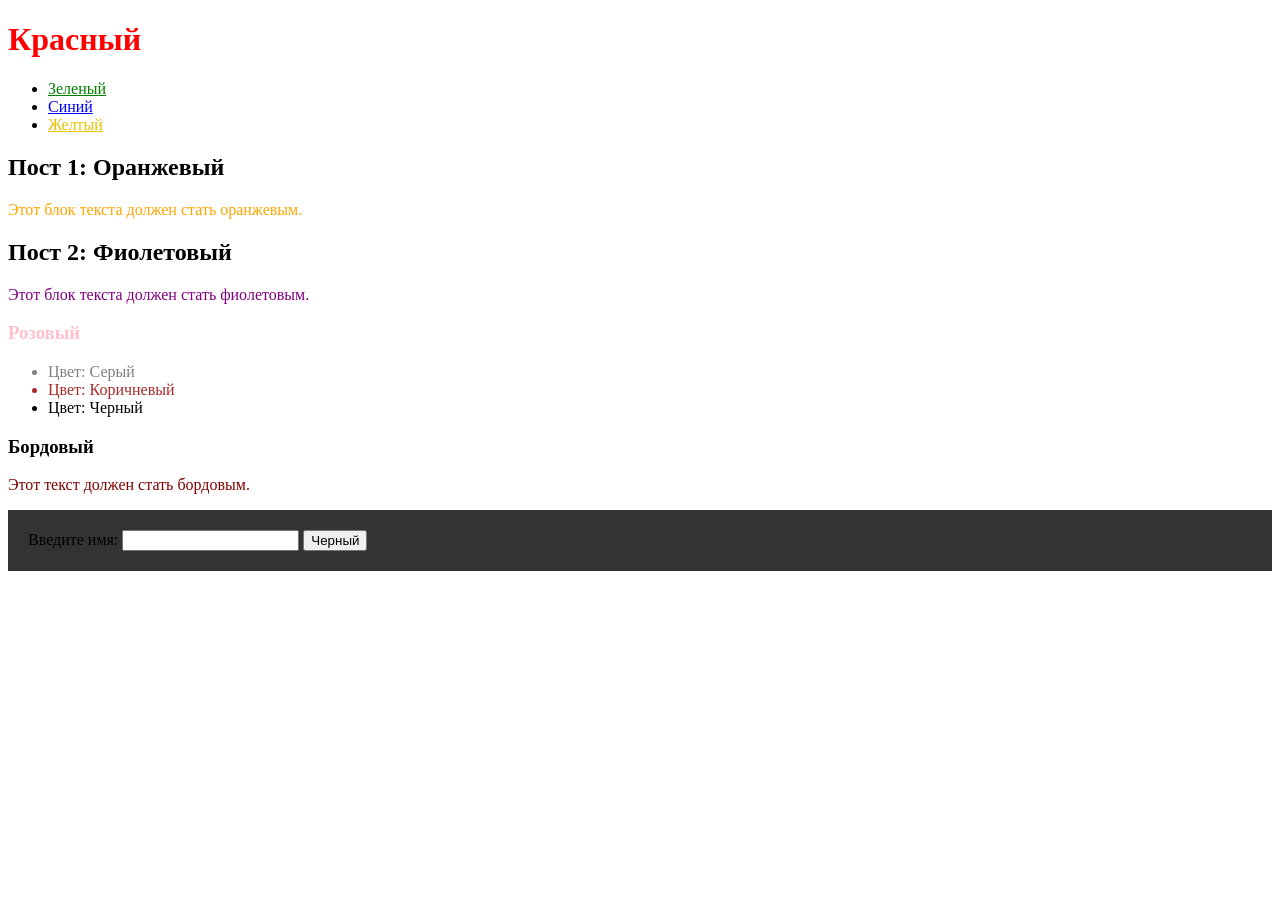
<file: index.html>
<!DOCTYPE html>
<html lang="ru">
<head>
 <meta charset="UTF-8">
 <meta name="viewport" content="width=device-width, initial-scale=1.0">
 <title>Лабораторная работа: Селекторы CSS</title>
 <style>

 .main-title {
 color: red;
 }


 .nav-list .link {
 color: green;
 }


 .nav-list .link.special-link {
 color: blue;
 }


 .nav-list li:last-child .link {
 color: #e6c200;
 }


 #first-post p {
 color: orange;
 }

 
 .post:not(#first-post) p {
 color: purple;
 }


 .sidebar .widget h3 {
 color: pink;
 }


 .color-list li:first-child {
 color: gray;
 }


 .color-list li:nth-child(2) {
 color: brown;
 }


 .color-list .highlighted {
 color: black;
 }


 .important-widget .note {
 color: maroon;
 }


 #name::placeholder {
 color: white;
 }

 
 .submit-btn {
 color: black;
 }

 
 footer {
 background: #333;
 padding: 20px;
 }
 </style>
</head>
<body>
 <header>
 <h1 class="main-title">Красный</h1>
 <nav>
 <ul class="nav-list">
 <li><a href="#" class="link">Зеленый</a></li>
 <li><a href="#" class="link special-link">Синий</a></li>
 <li><a href="#" class="link">Желтый</a></li>
 </ul>
 </nav>
 </header>

 <section class="content">
 <article class="post" id="first-post">
 <h2>Пост 1: Оранжевый</h2>
 <p>Этот блок текста должен стать оранжевым.</p>
 </article>

 <article class="post">
 <h2>Пост 2: Фиолетовый</h2>
 <p>Этот блок текста должен стать фиолетовым.</p>
 </article>
 </section>
 <section class="sidebar">
 <div class="widget">
 <h3>Розовый</h3>
 <ul class="color-list">
 <li>Цвет: Серый</li>
 <li>Цвет: Коричневый</li>
 <li class="highlighted">Цвет: Черный</li>
 </ul>
 </div>
 <div class="important-widget">
 <h3>Бордовый</h3>
 <p class="note">Этот текст должен стать бордовым.</p>
 </div>
 </section>
 <footer>
 <form action="#" class="form">
 <label for="name">Введите имя:</label>
 <input type="text" id="name" placeholder="Белый">
 <button type="submit" class="submit-btn">Черный</button>
 </form>
 </footer>
</body>
</html>
</file>
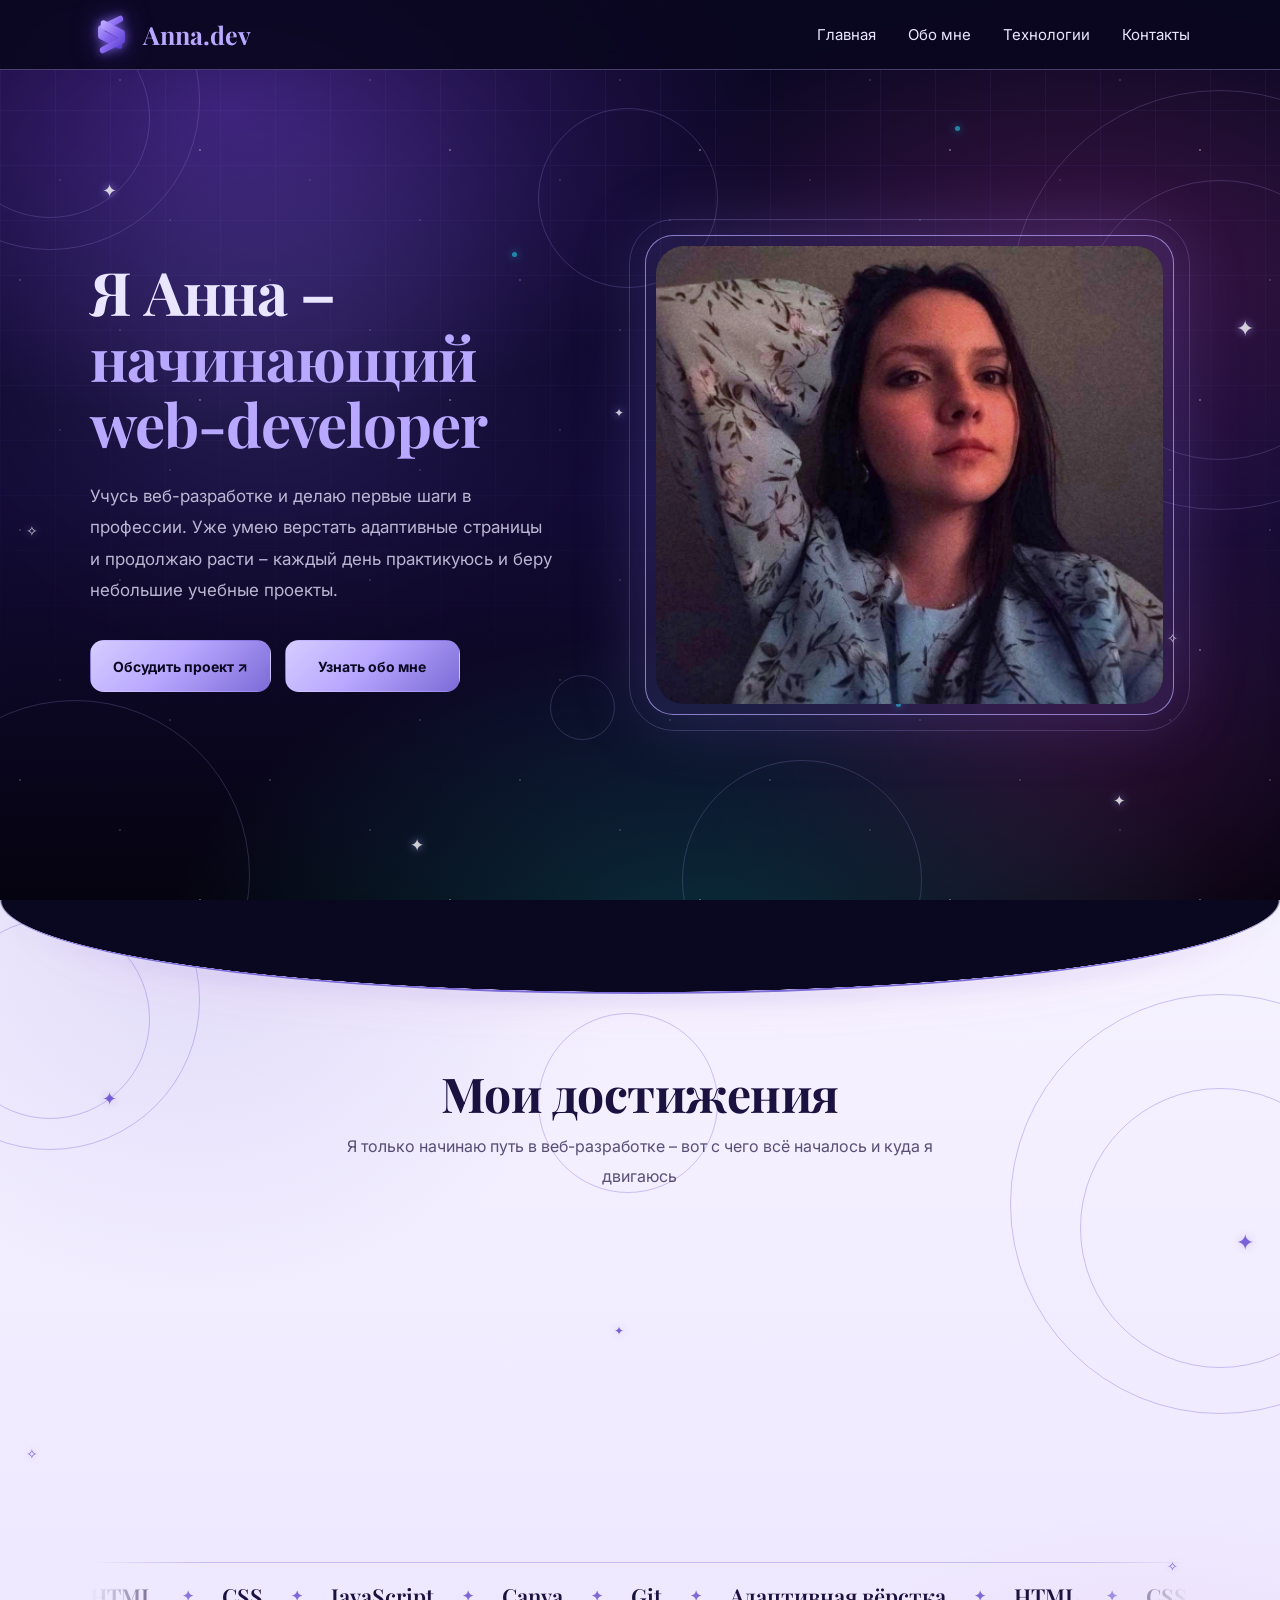
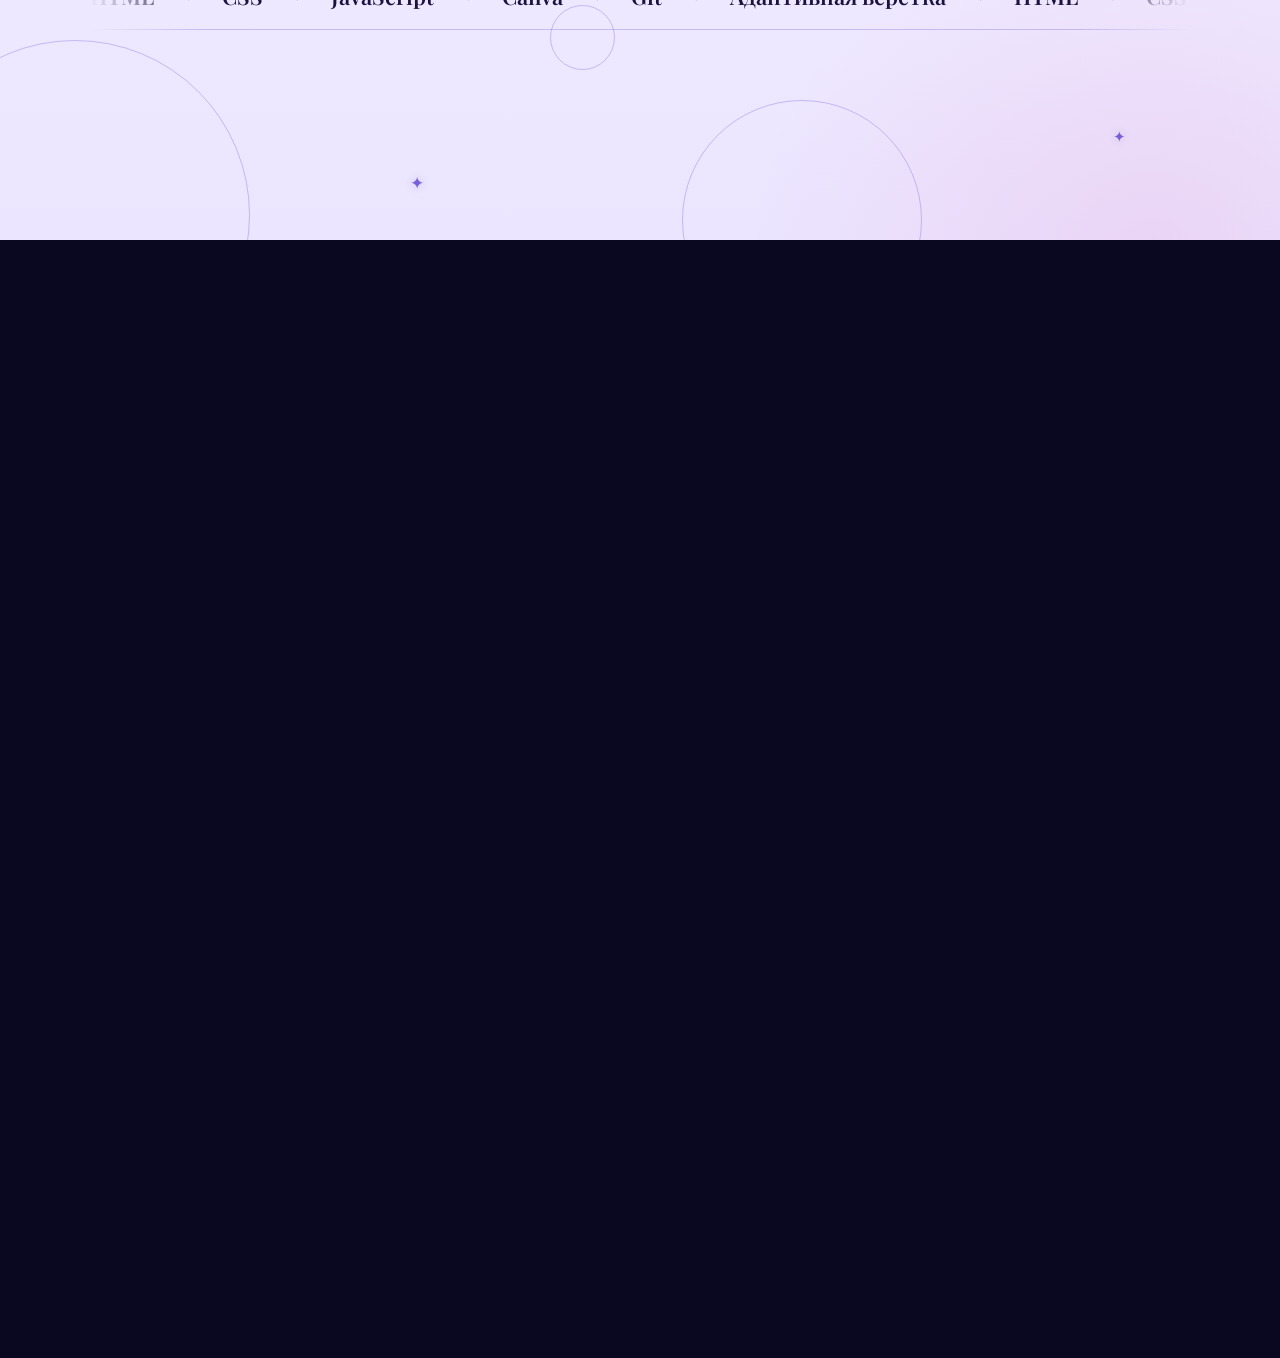
<file: index1.html>
<!DOCTYPE html>
<html lang="ru">
<head>
  <meta charset="UTF-8">
  <meta name="viewport" content="width=device-width, initial-scale=1.0">
  <meta name="theme-color" content="#15370D">
  <title>Анна – Web-developer</title>

  <link rel="preconnect" href="https://fonts.googleapis.com">
  <link rel="preconnect" href="https://fonts.gstatic.com" crossorigin>
  <link href="https://fonts.googleapis.com/css2?family=Inter:wght@400;500;700&family=Playfair+Display:wght@600;700&display=swap" rel="stylesheet">

  <link rel="stylesheet" href="index1.css">
</head>

<body>


  <!-- Декоративный фон -->
  <div class="background" aria-hidden="true">
    <div class="grid"></div>

    <!-- Первые 3 круга -->
    <div class="circle circle-one"></div>
    <div class="circle circle-two"></div>
    <div class="circle circle-three"></div>

    <!-- Дополнительные 5 кругов -->
    <div class="circle circle-four"></div>
    <div class="circle circle-five"></div>
    <div class="circle circle-six"></div>
    <div class="circle circle-seven"></div>
    <div class="circle circle-eight"></div>

    <!-- Световые пятна -->
    <div class="glow glow-one"></div>
    <div class="glow glow-two"></div>

    <!-- Первые 3 звезды -->
    <span class="star star-one">✦</span>
    <span class="star star-two">✧</span>
    <span class="star star-three">✦</span>

    <!-- Дополнительные 5 звезд -->
    <span class="star star-four">✦</span>
    <span class="star star-five">✧</span>
    <span class="star star-six">✦</span>
    <span class="star star-eight">✦</span>

    <!-- Декоративные точки -->
    <span class="dot dot-one"></span>
    <span class="dot dot-two"></span>
    <span class="dot dot-three"></span>
  </div>
  <div class="shooting-layer" id="shootingLayer" aria-hidden="true"></div>

  <!-- Закрепленная навигация -->
  <header class="navbar">
    <nav class="nav-container" aria-label="Главная навигация">

      <!-- Логотип -->
      <a href="#home" class="nav-logo" aria-label="Anna.dev">
        <svg class="nav-logo-icon"
             viewBox="0 0 48 48"
             xmlns="http://www.w3.org/2000/svg"
             aria-hidden="true">
          <defs>
            <linearGradient id="logoGradient" x1="0" y1="0" x2="1" y2="1">
              <stop offset="0%" stop-color="#B9A8FF" />
              <stop offset="50%" stop-color="#8969F0" />
              <stop offset="100%" stop-color="#5B3FD0" />
            </linearGradient>
          </defs>

          <path
            d="M34 7 L13 18 L13 22 L33 33 L33 37 L12 26 L12 17 L34 6"
            fill="none"
            stroke="url(#logoGradient)"
            stroke-width="6"
            stroke-linecap="round"
            stroke-linejoin="round"
          />
          <path
            d="M14 41 L35 30 L35 26 L15 15 L15 11 L36 22 L36 31 L14 42"
            fill="none"
            stroke="url(#logoGradient)"
            stroke-width="6"
            stroke-linecap="round"
            stroke-linejoin="round"
          />
        </svg>
        <span class="nav-logo-text">Anna<span>.</span>dev</span>
      </a>

      <button
        class="menu-toggle"
        id="menuToggle"
        type="button"
        aria-label="Открыть меню"
        aria-expanded="false"
        aria-controls="navLinks"
      >
        ☰
      </button>

      <div class="nav-links" id="navLinks">
        <a href="#home">Главная</a>
        <a href="#achievements-title">Обо мне</a>
        <a href="#skills-title">Технологии</a>
        <a href="javascript:void(0)">Контакты</a>
      </div>

    </nav>
  </header>

  <main>
    <!-- Секция 1: Главный экран -->
    <section class="hero" id="home">
      <div class="container hero-content">

        <div class="hero-text">
          <h1>
            Я Анна –
            <span>начинающий web-developer</span>
          </h1>

          <p class="hero-description">
            Учусь веб-разработке и делаю первые шаги в профессии.
  Уже умею верстать адаптивные страницы и продолжаю расти –
  каждый день практикуюсь и беру небольшие учебные проекты.
          </p>

          <div class="hero-buttons">
            <a href="mailto:email@example.com" class="btn">
              Обсудить проект ↗
            </a>

            <a href="#achievements-title" class="btn">
              Узнать обо мне
            </a>
          </div>
        </div>

        <div class="hero-visual">
          <div class="photo-frame">
            <img src="Я.jpg" alt="Фотография Анны">
          </div>
        </div>

      </div>
      
    </section>

    <!-- Секция 2: Мои достижения -->
    <section class="achievements" id="achievements">
       <div class="section-edge" aria-hidden="true"></div>

      <!-- Тёмные круги и звёзды (копия декора главного экрана) -->
      <div class="achievements-decor" aria-hidden="true">
        <div class="circle circle-one"></div>
        <div class="circle circle-two"></div>
        <div class="circle circle-three"></div>
        <div class="circle circle-four"></div>
        <div class="circle circle-five"></div>
        <div class="circle circle-six"></div>
        <div class="circle circle-seven"></div>
        <div class="circle circle-eight"></div>

        <span class="star star-one">✦</span>
        <span class="star star-two">✧</span>
        <span class="star star-three">✦</span>
        <span class="star star-four">✦</span>
        <span class="star star-five">✧</span>
        <span class="star star-six">✦</span>
        <span class="star star-eight">✦</span>
      </div>

      <div class="achievements-inner">

        <div class="achievements-header"  id="achievements-title">
          <h2 class="section-title">Мои достижения</h2>
          <p class="section-text">
              Я только начинаю путь в веб-разработке – вот с чего всё началось и куда я двигаюсь
          </p>
        </div>

  <div class="achievements-list">

  <!-- Карточка 1 -->
  <article class="flip-card" tabindex="0" role="button" aria-pressed="false">
    <div class="flip-inner">
      <div class="flip-face flip-front">
        <div class="flip-row flip-row--icon">
          <div class="achievement-icon" aria-hidden="true">
            <svg viewBox="0 0 24 24" fill="none" stroke="currentColor" stroke-width="2" stroke-linecap="round" stroke-linejoin="round">
              <polyline points="16 18 22 12 16 6"/>
              <polyline points="8 6 2 12 8 18"/>
              <line x1="14" y1="4" x2="10" y2="20"/>
            </svg>
          </div>
        </div>
        <div class="flip-row flip-row--title">
          <h3>Первые учебные проекты</h3>
        </div>
        <div class="flip-row flip-row--btn">
          <span class="flip-round" aria-hidden="true">
            <svg viewBox="0 0 24 24" fill="none" stroke="currentColor" stroke-width="2.2" stroke-linecap="round" stroke-linejoin="round">
              <path d="M3 12a9 9 0 0 1 9-9 9.75 9.75 0 0 1 6.74 2.74L21 8"/>
              <path d="M21 3v5h-5"/>
              <path d="M21 12a9 9 0 0 1-9 9 9.75 9.75 0 0 1-6.74-2.74L3 16"/>
              <path d="M8 16H3v5"/>
            </svg>
          </span>
        </div>
      </div>

      <div class="flip-face flip-back">
        <div class="flip-row flip-row--title">
          <h3>Первые учебные проекты</h3>
        </div>
        <div class="flip-row flip-row--text">
          <p>Верстала страницы и лендинги по готовым макетам в рамках обучения. Это мой первый шаг в профессию</p>
        </div>
        <div class="flip-row flip-row--btn">
          <span class="flip-round flip-round--back" aria-hidden="true">
            <svg viewBox="0 0 24 24" fill="none" stroke="currentColor" stroke-width="2.2" stroke-linecap="round" stroke-linejoin="round">
              <path d="M3 12a9 9 0 0 1 9-9 9.75 9.75 0 0 1 6.74 2.74L21 8"/>
              <path d="M21 3v5h-5"/>
              <path d="M21 12a9 9 0 0 1-9 9 9.75 9.75 0 0 1-6.74-2.74L3 16"/>
              <path d="M8 16H3v5"/>
            </svg>
          </span>
        </div>
      </div>
    </div>
  </article>

  <!-- Карточка 2 -->
  <article class="flip-card" tabindex="0" role="button" aria-pressed="false">
    <div class="flip-inner">
      <div class="flip-face flip-front">
        <div class="flip-row flip-row--icon">
          <div class="achievement-icon" aria-hidden="true">
            <svg viewBox="0 0 24 24" fill="none" stroke="currentColor" stroke-width="2" stroke-linecap="round" stroke-linejoin="round">
              <path d="M22 10 12 5 2 10l10 5 10-5z"/>
              <path d="M6 12v5c3 2 9 2 12 0v-5"/>
            </svg>
          </div>
        </div>
        <div class="flip-row flip-row--title">
          <h3>Учусь веб-разработке</h3>
        </div>
        <div class="flip-row flip-row--btn">
          <span class="flip-round" aria-hidden="true">
            <svg viewBox="0 0 24 24" fill="none" stroke="currentColor" stroke-width="2.2" stroke-linecap="round" stroke-linejoin="round">
              <path d="M3 12a9 9 0 0 1 9-9 9.75 9.75 0 0 1 6.74 2.74L21 8"/>
              <path d="M21 3v5h-5"/>
              <path d="M21 12a9 9 0 0 1-9 9 9.75 9.75 0 0 1-6.74-2.74L3 16"/>
              <path d="M8 16H3v5"/>
            </svg>
          </span>
        </div>
      </div>

      <div class="flip-face flip-back">
        <div class="flip-row flip-row--title">
          <h3>Учусь веб-разработке</h3>
        </div>
        <div class="flip-row flip-row--text">
          <p>Прохожу курс по фронтенд-разработке: изучаю HTML, CSS и JavaScript, делаю практические задания</p>
        </div>
        <div class="flip-row flip-row--btn">
          <span class="flip-round flip-round--back" aria-hidden="true">
            <svg viewBox="0 0 24 24" fill="none" stroke="currentColor" stroke-width="2.2" stroke-linecap="round" stroke-linejoin="round">
              <path d="M3 12a9 9 0 0 1 9-9 9.75 9.75 0 0 1 6.74 2.74L21 8"/>
              <path d="M21 3v5h-5"/>
              <path d="M21 12a9 9 0 0 1-9 9 9.75 9.75 0 0 1-6.74-2.74L3 16"/>
              <path d="M8 16H3v5"/>
            </svg>
          </span>
        </div>
      </div>
    </div>
  </article>

  <!-- Карточка 3 -->
  <article class="flip-card" tabindex="0" role="button" aria-pressed="false">
    <div class="flip-inner">
      <div class="flip-face flip-front">
        <div class="flip-row flip-row--icon">
          <div class="achievement-icon" aria-hidden="true">
            <svg viewBox="0 0 24 24" fill="none" stroke="currentColor" stroke-width="2" stroke-linecap="round" stroke-linejoin="round">
              <rect x="3" y="3" width="18" height="18" rx="3"/>
              <line x1="3" y1="9" x2="21" y2="9"/>
              <line x1="9" y1="21" x2="9" y2="9"/>
            </svg>
          </div>
        </div>
        <div class="flip-row flip-row--title">
          <h3>Открыта к первым заказам</h3>
        </div>
        <div class="flip-row flip-row--btn">
          <span class="flip-round" aria-hidden="true">
            <svg viewBox="0 0 24 24" fill="none" stroke="currentColor" stroke-width="2.2" stroke-linecap="round" stroke-linejoin="round">
              <path d="M3 12a9 9 0 0 1 9-9 9.75 9.75 0 0 1 6.74 2.74L21 8"/>
              <path d="M21 3v5h-5"/>
              <path d="M21 12a9 9 0 0 1-9 9 9.75 9.75 0 0 1-6.74-2.74L3 16"/>
              <path d="M8 16H3v5"/>
            </svg>
          </span>
        </div>
      </div>

      <div class="flip-face flip-back">
        <div class="flip-row flip-row--title">
          <h3>Открыта к первым заказам</h3>
        </div>
        <div class="flip-row flip-row--text">
          <p>Возьмусь за небольшие проекты: сайт-визитку или лендинг. Внимательно отношусь к деталям</p>
        </div>
        <div class="flip-row flip-row--btn">
          <span class="flip-round flip-round--back" aria-hidden="true">
            <svg viewBox="0 0 24 24" fill="none" stroke="currentColor" stroke-width="2.2" stroke-linecap="round" stroke-linejoin="round">
              <path d="M3 12a9 9 0 0 1 9-9 9.75 9.75 0 0 1 6.74 2.74L21 8"/>
              <path d="M21 3v5h-5"/>
              <path d="M21 12a9 9 0 0 1-9 9 9.75 9.75 0 0 1-6.74-2.74L3 16"/>
              <path d="M8 16H3v5"/>
            </svg>
          </span>
        </div>
      </div>
    </div>
  </article>

  <!-- Карточка 4 -->
  <article class="flip-card" tabindex="0" role="button" aria-pressed="false">
    <div class="flip-inner">
      <div class="flip-face flip-front">
        <div class="flip-row flip-row--icon">
          <div class="achievement-icon" aria-hidden="true">
            <svg viewBox="0 0 24 24" fill="none" stroke="currentColor" stroke-width="2" stroke-linecap="round" stroke-linejoin="round">
              <path d="M4.5 16.5c-1.5 1.3-2 5-2 5s3.7-.5 5-2c.7-.8.7-2.1-.1-2.9a2.1 2.1 0 0 0-2.9-.1z"/>
              <path d="m12 15-3-3a22 22 0 0 1 2-3.9A12.9 12.9 0 0 1 22 2c0 2.7-.8 7.5-6 11a22 22 0 0 1-4 2z"/>
              <path d="M9 12H4s.6-3 2-4c1.6-1.1 5 0 5 0"/>
              <path d="M12 15v5s3-.6 4-2c1.1-1.6 0-5 0-5"/>
            </svg>
          </div>
        </div>
        <div class="flip-row flip-row--title">
          <h3>Мотивация развиваться</h3>
        </div>
        <div class="flip-row flip-row--btn">
          <span class="flip-round" aria-hidden="true">
            <svg viewBox="0 0 24 24" fill="none" stroke="currentColor" stroke-width="2.2" stroke-linecap="round" stroke-linejoin="round">
              <path d="M3 12a9 9 0 0 1 9-9 9.75 9.75 0 0 1 6.74 2.74L21 8"/>
              <path d="M21 3v5h-5"/>
              <path d="M21 12a9 9 0 0 1-9 9 9.75 9.75 0 0 1-6.74-2.74L3 16"/>
              <path d="M8 16H3v5"/>
            </svg>
          </span>
        </div>
      </div>

      <div class="flip-face flip-back">
        <div class="flip-row flip-row--title">
          <h3>Мотивация развиваться</h3>
        </div>
        <div class="flip-row flip-row--text">
          <p>Хочу превратить увлечение веб-разработкой в профессию. Готова учиться и работать над собой</p>
        </div>
        <div class="flip-row flip-row--btn">
          <span class="flip-round flip-round--back" aria-hidden="true">
            <svg viewBox="0 0 24 24" fill="none" stroke="currentColor" stroke-width="2.2" stroke-linecap="round" stroke-linejoin="round">
              <path d="M3 12a9 9 0 0 1 9-9 9.75 9.75 0 0 1 6.74 2.74L21 8"/>
              <path d="M21 3v5h-5"/>
              <path d="M21 12a9 9 0 0 1-9 9 9.75 9.75 0 0 1-6.74-2.74L3 16"/>
              <path d="M8 16H3v5"/>
            </svg>
          </span>
        </div>
      </div>
    </div>
  </article>

</div>
        <div class="tech-marquee" aria-label="Технологии, с которыми я работаю">
  <div class="tech-track">
    <div class="tech-group">
      <span>HTML</span><span>CSS</span><span>JavaScript</span><span>Canva</span><span>Git</span><span>Адаптивная вёрстка</span>
    </div>
    <div class="tech-group" aria-hidden="true">
      <span>HTML</span><span>CSS</span><span>JavaScript</span><span>Canva</span><span>Git</span><span>Адаптивная вёрстка</span>
    </div>
  </div>
</div>
      </div>
    </section>
        <!-- Секция 3: Технологии, которыми я владею -->
    <section class="skills" id="skills">
      <div class="section-edge" aria-hidden="true"></div>

      <!-- Декор: круги и звёзды -->
      <div class="skills-decor" aria-hidden="true">
        <div class="circle circle-one"></div>
        <div class="circle circle-two"></div>
        <div class="circle circle-three"></div>
        <div class="circle circle-four"></div>
        <div class="circle circle-five"></div>
        <div class="circle circle-six"></div>
        <div class="circle circle-seven"></div>
        <div class="circle circle-eight"></div>

        <div class="glow glow-one"></div>
        <div class="glow glow-two"></div>

        <span class="star star-one">✦</span>
        <span class="star star-two">✧</span>
        <span class="star star-three">✦</span>
        <span class="star star-four">✦</span>
        <span class="star star-five">✧</span>
        <span class="star star-six">✦</span>
        <span class="star star-eight">✦</span>
        <span class="dot dot-one"></span>
        <span class="dot dot-two"></span>
        <span class="dot dot-three"></span>
      </div>

      <div class="skills-inner">

        <div class="skills-header" id="skills-title">
          <h2 class="section-title">Технологии, которые я изучаю</h2>
          <p class="section-text">
            Инструменты, с которыми я работаю на учебных проектах
  и продолжаю осваивать глубже
          </p>
        </div>

        <div class="skills-grid">

          <!-- Карточка 1 -->
          <article class="skill-card">
            <div class="skill-icon" aria-hidden="true">
              <svg viewBox="0 0 24 24" fill="none" stroke="currentColor" stroke-width="2" stroke-linecap="round" stroke-linejoin="round">
                <polyline points="16 18 22 12 16 6"/>
                <polyline points="8 6 2 12 8 18"/>
              </svg>
            </div>
            <div class="skill-body">
              <h3>HTML5</h3>
              <p>Семантическая разметка, доступность и аккуратная структура страниц, которую легко поддерживать и которую понимают поисковики</p>
            </div>
            <div class="skill-level">
              <div class="skill-level-top"><span>Уровень</span><span>70%</span></div>
              <div class="skill-bar"><div class="skill-fill" style="--level: 70%"></div></div>
            </div>
          </article>

          <!-- Карточка 2 -->
          <article class="skill-card">
            <div class="skill-icon" aria-hidden="true">
              <svg viewBox="0 0 24 24" fill="none" stroke="currentColor" stroke-width="2" stroke-linecap="round" stroke-linejoin="round">
                <polygon points="12 2 2 7 12 12 22 7 12 2"/>
                <polyline points="2 17 12 22 22 17"/>
                <polyline points="2 12 12 17 22 12"/>
              </svg>
            </div>
            <div class="skill-body">
              <h3>CSS3</h3>
              <p>Flexbox, Grid, анимации, переходы и градиенты: превращаю макет в живой, стильный и аккуратный интерфейс</p>
            </div>
            <div class="skill-level">
              <div class="skill-level-top"><span>Уровень</span><span>65%</span></div>
              <div class="skill-bar"><div class="skill-fill" style="--level: 65%"></div></div>
            </div>
          </article>

          <!-- Карточка 3 -->
          <article class="skill-card">
            <div class="skill-icon" aria-hidden="true">
              <svg viewBox="0 0 24 24" fill="none" stroke="currentColor" stroke-width="2" stroke-linecap="round" stroke-linejoin="round">
                <path d="M8 3H7a2 2 0 0 0-2 2v5a2 2 0 0 1-2 2 2 2 0 0 1 2 2v5a2 2 0 0 0 2 2h1"/>
                <path d="M16 21h1a2 2 0 0 0 2-2v-5c0-1.1.9-2 2-2a2 2 0 0 1-2-2V5a2 2 0 0 0-2-2h-1"/>
              </svg>
            </div>
            <div class="skill-body">
              <h3>JavaScript</h3>
              <p>Работа с DOM, события, меню, слайдеры и анимации: добавляю сайтам интерактивность без лишнего кода</p>
            </div>
            <div class="skill-level">
              <div class="skill-level-top"><span>Уровень</span><span>50%</span></div>
              <div class="skill-bar"><div class="skill-fill" style="--level: 50%"></div></div>
            </div>
          </article>

          <!-- Карточка 4 -->
          <article class="skill-card">
            <div class="skill-icon" aria-hidden="true">
              <svg viewBox="0 0 24 24" fill="none" stroke="currentColor" stroke-width="2" stroke-linecap="round" stroke-linejoin="round">
                <path d="m12 19 7-7 3 3-7 7-3-3z"/>
                <path d="m18 13-1.5-7.5L2 2l3.5 14.5L13 18l5-5z"/>
                <path d="m2 2 7.586 7.586"/>
                <circle cx="11" cy="11" r="2"/>
              </svg>
            </div>
            <div class="skill-body">
              <h3>Canva</h3>
              <p>Простые макеты, картинки, презентации – новичку проще всего</p>
            </div>
            <div class="skill-level">
              <div class="skill-level-top"><span>Уровень</span><span>80%</span></div>
              <div class="skill-bar"><div class="skill-fill" style="--level: 80%"></div></div>
            </div>
          </article>

          <!-- Карточка 5 -->
          <article class="skill-card">
            <div class="skill-icon" aria-hidden="true">
              <svg viewBox="0 0 24 24" fill="none" stroke="currentColor" stroke-width="2" stroke-linecap="round" stroke-linejoin="round">
                <line x1="6" y1="3" x2="6" y2="15"/>
                <circle cx="18" cy="6" r="3"/>
                <circle cx="6" cy="18" r="3"/>
                <path d="M18 9a9 9 0 0 1-9 9"/>
              </svg>
            </div>
            <div class="skill-body">
              <h3>Git и GitHub</h3>
              <p>Веду историю изменений, работаю с ветками и публикую готовые проекты на GitHub Pages</p>
            </div>
            <div class="skill-level">
              <div class="skill-level-top"><span>Уровень</span><span>65%</span></div>
              <div class="skill-bar"><div class="skill-fill" style="--level: 65%"></div></div>
            </div>
          </article>

          <!-- Карточка 6 -->
          <article class="skill-card">
            <div class="skill-icon" aria-hidden="true">
              <svg viewBox="0 0 24 24" fill="none" stroke="currentColor" stroke-width="2" stroke-linecap="round" stroke-linejoin="round">
                <rect x="2" y="4" width="14" height="10" rx="2"/>
                <line x1="6" y1="18" x2="12" y2="18"/>
                <line x1="9" y1="14" x2="9" y2="18"/>
                <rect x="17" y="8" width="5" height="12" rx="1.5"/>
              </svg>
            </div>
            <div class="skill-body">
              <h3>Адаптивная вёрстка</h3>
              <p>Сайт одинаково удобен на телефоне, планшете и компьютере: медиазапросы, гибкие сетки и mobile-first подход</p>
            </div>
            <div class="skill-level">
              <div class="skill-level-top"><span>Уровень</span><span>55%</span></div>
              <div class="skill-bar"><div class="skill-fill" style="--level: 55%"></div></div>
            </div>
          </article>

        </div>
      </div>
    </section>
  </main>

  <!-- Мобильное меню -->
  <script>
 /* ===== 1. МОБИЛЬНОЕ МЕНЮ ===== */
const menuToggle = document.getElementById("menuToggle");
const navLinks = document.getElementById("navLinks");

function closeMenu() {
  navLinks.classList.remove("open");
  menuToggle.setAttribute("aria-expanded", "false");
  menuToggle.setAttribute("aria-label", "Открыть меню");
  menuToggle.textContent = "☰";
}

menuToggle.addEventListener("click", function () {
  const isOpen = navLinks.classList.toggle("open");

  menuToggle.setAttribute("aria-expanded", String(isOpen));
  menuToggle.setAttribute(
    "aria-label",
    isOpen ? "Закрыть меню" : "Открыть меню"
  );

  menuToggle.textContent = isOpen ? "✕" : "☰";
});

navLinks.querySelectorAll("a").forEach(function (link) {
  link.addEventListener("click", function (event) {
    // пустые заглушки не переходят никуда, якорные ссылки (#...) работают как обычно
    if (!link.getAttribute("href").startsWith("#")) {
      event.preventDefault();
    }
    closeMenu();
  });
});

/* ===== 2. ПАДАЮЩИЕ ЗВЁЗДЫ НА ФОНЕ ===== */
(function () {
  const layer = document.getElementById("shootingLayer");
  if (!layer) return;
  if (window.matchMedia("(prefers-reduced-motion: reduce)").matches) return;

  const INTERVAL = 2000; // раз в 2 секунды
  const rand = (min, max) => Math.random() * (max - min) + min;

  function shoot() {
    if (document.hidden) return; // не копим звёзды, пока вкладка неактивна

    const w = window.innerWidth;
    const h = window.innerHeight;

    const star = document.createElement("span");
    star.className = "shooting-star";

    const length = rand(110, 190);          // длина хвоста
    const distance = rand(350, 600);        // длина полёта
    const duration = rand(650, 950);        // быстро: меньше секунды
    const goRight = Math.random() > 0.5;
    const slope = rand(20, 50);             // угол падения вниз, градусы
    const angle = goRight ? slope : 180 - slope;
    const rad = angle * Math.PI / 180;

    // случайная стартовая точка по всему экрану
    const x0 = rand(w * 0.1, w * 0.9);
    const y0 = rand(0, h * 0.6);
    const x1 = x0 + Math.cos(rad) * distance;
    const y1 = y0 + Math.sin(rad) * distance;

    star.style.width = length + "px";
    layer.appendChild(star);

    star.animate(
      [
        { transform: `translate(${x0}px, ${y0}px) rotate(${angle}deg)`, opacity: 0 },
        { opacity: 1, offset: 0.15 },
        { opacity: 1, offset: 0.7 },
        { transform: `translate(${x1}px, ${y1}px) rotate(${angle}deg)`, opacity: 0 }
      ],
      { duration: duration, easing: "cubic-bezier(.3,0,.7,1)" }
    ).finished.then(function () {
      star.remove();
    });
  }

  setTimeout(shoot, 1000);          // первая звезда через секунду после загрузки
  setInterval(shoot, INTERVAL);
})();

/* ===== 3. ЗВЁЗДОЧКИ ЗА КУРСОРОМ ===== */
(function () {
  if (window.matchMedia("(prefers-reduced-motion: reduce)").matches) return;
  // на тач-экранах курсора нет
  if (window.matchMedia("(hover: none)").matches) return;

  const symbols = ["✦", "✧", "✶", "·"];
  // цвета подобраны так, чтобы звёздочки были видны и на тёмном, и на светлом фоне
  const colors = ["#7C6BD6", "#5B3FD0", "#E040A0", "#22D3EE"];
  const rand = (min, max) => Math.random() * (max - min) + min;

  let lastX = 0, lastY = 0, lastTime = 0;

  document.addEventListener("mousemove", function (e) {
    const now = performance.now();
    // не чаще раза в 40 мс и только если курсор сдвинулся
    if (now - lastTime < 40) return;
    if (Math.hypot(e.clientX - lastX, e.clientY - lastY) < 8) return;
    lastTime = now;
    lastX = e.clientX;
    lastY = e.clientY;

    const star = document.createElement("span");
    star.className = "cursor-star";
    star.textContent = symbols[Math.floor(Math.random() * symbols.length)];
    star.style.fontSize = rand(10, 20) + "px";
    star.style.color = colors[Math.floor(Math.random() * colors.length)];
    document.body.appendChild(star);

    const dx = rand(-25, 25);
    const dy = rand(15, 45);       // звёздочки слегка «падают» вниз
    const rot = rand(-120, 120);

    star.animate(
      [
        { transform: `translate(${e.clientX}px, ${e.clientY}px) rotate(0deg) scale(1)`, opacity: 1 },
        { transform: `translate(${e.clientX + dx}px, ${e.clientY + dy}px) rotate(${rot}deg) scale(0.2)`, opacity: 0 }
      ],
      { duration: rand(600, 1000), easing: "ease-out" }
    ).finished.then(function () {
      star.remove();
    });
  });
})();

/* ===== 4. ЗВЁЗДОЧКИ ВОКРУГ КНОПОК ===== */
(function () {
  if (window.matchMedia("(prefers-reduced-motion: reduce)").matches) return;

  const symbols = ["✦", "✧", "✶"];
  const colors = ["#ffffff", "#B9A8FF", "#22D3EE", "#E040A0"];
  const rand = (min, max) => Math.random() * (max - min) + min;

  function spawnStar(btn) {
    const w = btn.offsetWidth;
    const h = btn.offsetHeight;

    // случайная точка по краю кнопки
    const angle = rand(0, Math.PI * 2);
    const x = w / 2 + Math.cos(angle) * (w / 2);
    const y = h / 2 + Math.sin(angle) * (h / 2);

    const star = document.createElement("span");
    star.className = "btn-star";
    star.textContent = symbols[Math.floor(Math.random() * symbols.length)];
    star.style.fontSize = rand(10, 18) + "px";
    star.style.color = colors[Math.floor(Math.random() * colors.length)];
    btn.appendChild(star);

    const dist = rand(14, 38);        // звёздочка отлетает от кнопки
    const x1 = x + Math.cos(angle) * dist;
    const y1 = y + Math.sin(angle) * dist;

    star.animate(
      [
        { transform: `translate(${x}px, ${y}px) rotate(0deg) scale(0.3)`, opacity: 0 },
        { transform: `translate(${(x + x1) / 2}px, ${(y + y1) / 2}px) rotate(60deg) scale(1)`, opacity: 1, offset: 0.4 },
        { transform: `translate(${x1}px, ${y1}px) rotate(140deg) scale(0.2)`, opacity: 0 }
      ],
      { duration: rand(600, 950), easing: "ease-out" }
    ).finished.then(function () {
      star.remove();
    });
  }

  document.querySelectorAll(".hero-buttons .btn").forEach(function (btn) {
    let timer = null;

    function start() {
      if (timer) return;
      for (let i = 0; i < 5; i++) spawnStar(btn);   // стартовая «вспышка»
      timer = setInterval(function () { spawnStar(btn); }, 120);
    }

    function stop() {
      clearInterval(timer);
      timer = null;
    }

    btn.addEventListener("mouseenter", start);
    btn.addEventListener("mouseleave", stop);
    btn.addEventListener("focus", start);
    btn.addEventListener("blur", stop);
  });
})();

/* ===== 5. КАРТОЧКИ: ПЕРЕВОРОТ ПО КЛИКУ ===== */
(function () {
  document.querySelectorAll(".flip-card").forEach(function (card) {
    function toggle() {
      const flipped = card.classList.toggle("is-flipped");
      card.setAttribute("aria-pressed", String(flipped));
    }

    card.addEventListener("click", toggle);

    // то же самое с клавиатуры: Enter или пробел
    card.addEventListener("keydown", function (e) {
      if (e.key === "Enter" || e.key === " ") {
        e.preventDefault();
        toggle();
      }
    });
  });
})();
  </script>

</body>
</html>
</file>
<file: index1.css>
:root {
      /* Названия переменных оставлены прежними, чтобы остальные стили сайта
         перекрасились автоматически. Изменились только значения. */
      --green-dark: #0A0720;   /* глубокий космос */
      --green-light: #7C6BD6;  /* туманность (фиолетовый) */
      --gold: #B9A8FF;         /* свет звёзд (лавандовый) */
      --cream: #EAE6FF;        /* основной текст */
      --nebula-pink: #E040A0;
      --nebula-cyan: #22D3EE;

      /* точная высота закреплённой навигации: одно значение для всего сайта */
      --nav-h: 70px;
    }

    * {
      margin: 0;
      padding: 0;
      box-sizing: border-box;
    }

    html {
      scroll-behavior: smooth;
    }

    body {
      font-family: 'Inter', Arial, Helvetica, sans-serif;
      background: var(--green-dark);
      color: var(--cream);
      overflow-x: hidden;
      padding-top: var(--nav-h);
    }

    a {
      color: inherit;
    }

    .hero h1,
    .section-title,
    .nav-logo,
    .footer-logo,
    .service-card h3 {
      font-family: 'Playfair Display', Georgia, serif;
    }

    /* ===== ДЕКОРАТИВНЫЙ ФОН ===== */

    .background {
      position: fixed;
      inset: 0;
      overflow: hidden;
      pointer-events: none;
      z-index: 0;
      /* космический градиент + туманности */
      background:
        radial-gradient(ellipse 60% 50% at 18% 12%, rgba(124, 58, 237, 0.38), transparent 70%),
        radial-gradient(ellipse 50% 45% at 85% 30%, rgba(224, 64, 160, 0.22), transparent 70%),
        radial-gradient(ellipse 60% 50% at 55% 105%, rgba(34, 211, 238, 0.2), transparent 70%),
        linear-gradient(180deg, #0A0720 0%, #120B35 55%, #05030F 100%);
    }

    /* поле мелких звёзд */
    .background::before {
      content: "";
      position: absolute;
      inset: 0;
      background-image:
        radial-gradient(1px 1px at 20px 30px, #ffffff, transparent),
        radial-gradient(1px 1px at 120px 80px, rgba(255, 255, 255, 0.8), transparent),
        radial-gradient(1.5px 1.5px at 200px 150px, #ffffff, transparent),
        radial-gradient(1px 1px at 60px 180px, rgba(255, 255, 255, 0.7), transparent),
        radial-gradient(1px 1px at 170px 220px, rgba(200, 220, 255, 0.9), transparent);
      background-size: 250px 250px;
      opacity: 0.55;
    }

    .grid {
      position: absolute;
      inset: 0;
      background-image:
        linear-gradient(
          rgba(124, 107, 214, 0.09) 1px,
          transparent 1px
        ),
        linear-gradient(
          90deg,
          rgba(124, 107, 214, 0.09) 1px,
          transparent 1px
        );
      background-size: 55px 55px;
      mask-image: linear-gradient(to bottom, black, transparent 90%);
    }

    .circle {
      position: absolute;
      border: 1px solid rgba(185, 168, 255, 0.2);
      border-radius: 50%;
    }

    .circle-one {
      width: 420px;
      height: 420px;
      top: 10%;
      right: -150px;
    }

    .circle-two {
      width: 280px;
      height: 280px;
      top: 20%;
      right: -80px;
    }

    .circle-three {
      width: 350px;
      height: 350px;
      bottom: -150px;
      left: -100px;
    }

    /* Дополнительные 5 кругов */

    .circle-four {
      width: 180px;
      height: 180px;
      top: 12%;
      left: 42%;
    }

    .circle-five {
      width: 300px;
      height: 300px;
      top: -50px;
      left: -100px;
    }

    .circle-six {
      width: 240px;
      height: 240px;
      bottom: -100px;
      right: 28%;
    }

    .circle-seven {
      width: 200px;
      height: 200px;
      top: 2%;
      left: -50px;
    }

    .circle-eight {
      width: 65px;
      height: 65px;
      top: 75%;
      left: 43%;
    }

    .glow {
      position: absolute;
      width: 400px;
      height: 400px;
      border-radius: 50%;
      filter: blur(110px);
      opacity: 0.25;
    }

    .glow-one {
      background: var(--green-light);
      top: 10%;
      left: 5%;
    }

    .glow-two {
      background: var(--nebula-pink);
      right: 0;
      bottom: 0;
      opacity: 0.16;
    }

    .star {
      position: absolute;
      color: #ffffff;
      opacity: 0.8;
      font-size: 18px;
      text-shadow: 0 0 8px rgba(185, 168, 255, 0.9);
      animation: twinkle 4s ease-in-out infinite;
    }

    .star-one {
      top: 20%;
      left: 8%;
    }

    .star-two {
      top: 70%;
      right: 8%;
      font-size: 13px;
      animation-delay: 1s;
    }

    .star-three {
      top: 45%;
      left: 48%;
      font-size: 12px;
      animation-delay: 2s;
    }

    /* Дополнительные 5 звёзд */

    .star-four {
      top: 35%;
      right: 2%;
      font-size: 22px;
      animation-delay: 0.5s;
    }

    .star-five {
      top: 58%;
      left: 2%;
      font-size: 14px;
      animation-delay: 1.5s;
    }

    .star-six {
      bottom: 5%;
      left: 32%;
      font-size: 17px;
      animation-delay: 2.5s;
    }



    .star-eight {
      bottom: 10%;
      right: 12%;
      font-size: 15px;
      animation-delay: 3s;
    }

    @keyframes twinkle {
      0%, 100% { opacity: 0.85; }
      50% { opacity: 0.3; }
    }


    .dot {
      position: absolute;
      width: 5px;
      height: 5px;
      background: var(--nebula-cyan);
      border-radius: 50%;
      opacity: 0.6;
      box-shadow: 0 0 8px var(--nebula-cyan);
    }

    .dot-one {
      top: 28%;
      left: 40%;
    }

    .dot-two {
      top: 78%;
      left: 70%;
    }

    .dot-three {
      top: 14%;
      right: 25%;
    }

    /* ===== НАВИГАЦИЯ ===== */

    .navbar {
      position: fixed;
      top: 0;
      left: 0;
      width: 100%;
      height: var(--nav-h);
      z-index: 1000;
      padding: 0 7%;                 /* высоту задаёт height, вертикальных отступов нет */
      display: flex;
      align-items: center;
      background: rgba(10, 7, 32, 0.92);
      backdrop-filter: blur(12px);
      -webkit-backdrop-filter: blur(12px);
      border-bottom: 1px solid rgba(185, 168, 255, 0.35);
    }

    .nav-container {
      width: 100%;
      max-width: 1200px;
      margin: 0 auto;
      display: flex;
      align-items: center;
      justify-content: space-between;
      gap: 24px;
    }

    .nav-logo {
      color: var(--cream);
      font-size: 25px;
      font-weight: 700;
      text-decoration: none;
      white-space: nowrap;
    }

    .nav-logo span {
      color: var(--gold);
    }

    .nav-links {
      display: flex;
      align-items: center;
      gap: 32px;
    }

    .nav-links a {
      color: var(--cream);
      text-decoration: none;
      font-size: 15px;
      transition: color 0.25s ease;
      white-space: nowrap;
    }

    .nav-links a:hover {
      color: var(--gold);
    }

    .menu-toggle {
      display: none;
      width: 44px;
      height: 42px;
      border: 1px solid var(--gold);
      border-radius: 12px;
      background: transparent;
      color: var(--cream);
      font-size: 23px;
      cursor: pointer;
      align-items: center;
      justify-content: center;
    }

    /* ===== ОБЩИЕ СТИЛИ ===== */

    .container {
      width: min(1200px, 86%);
      margin: 0 auto;
    }

    .section {
      padding: 100px 0;
    }

    .section-label {
      display: inline-flex;
      align-items: center;
      gap: 10px;
      color: #6A4FD6;
      font-size: 13px;
      font-weight: 700;
      letter-spacing: 2px;
      text-transform: uppercase;
      margin-bottom: 22px;
    }

    .section-label::before {
      content: "";
      width: 28px;
      height: 1px;
      background: #6A4FD6;
    }

    .section-title {
      color: #1B1240;
      font-size: clamp(32px, 5vw, 48px);
      line-height: 1.15;
      margin-top: 0.5em;
      margin-bottom: 0.2em;
      letter-spacing: -0.5px;
    }

    .section-text {
      color: rgba(27, 18, 64, 0.72);
      font-size: 16px;
      line-height: 1.9;
    }

    /* ===== ГЛАВНЫЙ ЭКРАН ===== */

    .hero {
      scroll-margin-top: var(--nav-h);
      position: relative;
      z-index: 1;
      min-height: calc(100vh - var(--nav-h));
      display: flex;
      align-items: center;
      padding: 20px 0 40px;
    }

    .hero-content {
      display: grid;
      grid-template-columns: 0.9fr 1.1fr;
      align-items: center;
      gap: 70px;
    }

    .hero-text {
      max-width: 610px;
    }

    .hero h1 {
      color: var(--cream);
      font-size: clamp(36px, 5vw, 60px);
      line-height: 1.1;
      letter-spacing: -1px;
      margin-bottom: 25px;
    }

    .hero h1 span {
        overflow-wrap: normal;
  hyphens: none;
      display: block;
      color: var(--gold);
    }

    .hero-description {
      max-width: 500px;
      color: rgba(234, 230, 255, 0.78);
      font-size: 17px;
      line-height: 1.85;
      margin-bottom: 34px;
    }

    .hero-buttons {
      display: flex;
      flex-wrap: wrap;
      gap: 14px;
    }

    .btn {
  position: relative;
  isolation: isolate;               /* слой заливки остаётся внутри кнопки */
  min-width: 175px;
  min-height: 52px;
  display: inline-flex;
  align-items: center;
  justify-content: center;
  padding: 14px 22px;
  border: 1px solid transparent;
  border-radius: 14px;
  color: var(--green-dark);
  background: linear-gradient(
    135deg,
    #D6CCFF 0%,
    var(--gold) 45%,
    var(--green-light) 100%
  );
  text-decoration: none;
  font-size: 14px;
  font-weight: 700;
  text-align: center;
  cursor: pointer;
  transition: color 0.35s ease, box-shadow 0.35s ease;
}

/* слой с новым цветом: плавно проявляется при наведении */
.btn::before {
  content: "";
  position: absolute;
  inset: -1px;
  box-sizing: border-box;
  border: 1px solid rgba(214, 204, 255, 0.9);
  border-radius: inherit;
  background:
    radial-gradient(ellipse 70% 130% at 10% 0%, rgba(167, 120, 255, 0.95), transparent 70%),
    radial-gradient(ellipse 60% 110% at 95% 20%, rgba(255, 80, 190, 0.85), transparent 70%),
    radial-gradient(ellipse 70% 130% at 55% 115%, rgba(34, 211, 238, 0.8), transparent 70%),
    linear-gradient(135deg, #5B2FD0 0%, #3A1D9E 55%, #24137A 100%);
  opacity: 0;
  transition: opacity 0.35s ease;
  z-index: -1;
}

.btn:hover,
.btn:focus-visible {
  color: #ffffff;
  box-shadow: 0 0 22px rgba(167, 120, 255, 0.85),
              0 0 48px rgba(224, 64, 160, 0.55),
              0 0 70px rgba(34, 211, 238, 0.35);
}

.btn:hover::before,
.btn:focus-visible::before {
  opacity: 1;
}
/* звёздочки вокруг кнопки */
.btn-star {
  position: absolute;
  left: 0;
  top: 0;
  pointer-events: none;
  z-index: 2;
  color: #ffffff;
  line-height: 1;
  text-shadow: 0 0 8px rgba(185, 168, 255, 0.95),
               0 0 14px rgba(34, 211, 238, 0.7);
  will-change: transform, opacity;
}

@media (prefers-reduced-motion: reduce) {
  .btn-star { display: none; }
}

    /* ===== ФОТОГРАФИЯ ===== */

    .hero-visual {
      position: relative;
      display: flex;
      align-items: center;
      justify-content: flex-end;
      min-width: 0;
    }

    /* Рамка фото: прямоугольная, тот же стиль, что у овальной
       (тонкая светящаяся линия + внешнее кольцо), в космических цветах */

    .photo-frame {
      position: relative;
      width: min(calc((100% - 16px) * 0.96), 614px);
      aspect-ratio: 1.1;
      margin-right: 16px; /* внешнее кольцо выступает на 16px — оно и заканчивается на краю «Контакты» */
      border-radius: 28px;
      padding: 10px;
      border: 1px solid rgba(185, 168, 255, 0.7);
      background: rgba(124, 107, 214, 0.15);
      box-shadow: 0 0 70px rgba(124, 107, 214, 0.3);
    }

    .photo-frame::before {
      content: "";
      position: absolute;
      inset: -17px;
      border: 1px solid rgba(185, 168, 255, 0.22);
      border-radius: 45px;
      pointer-events: none;
    }

    .photo-frame img {
      width: 100%;
      height: 100%;
      display: block;
      object-fit: cover;
      object-position: center;
      border-radius: inherit;
    }

    /* ===== АДАПТИВНОСТЬ ===== */

    @media (max-width: 900px) {
      .navbar {
        padding: 0 5%;
      }

      .nav-links {
        gap: 20px;
      }

      .hero-content {
        gap: 45px;
      }

      .hero h1 {
        font-size: clamp(43px, 6vw, 62px);
      }
    }

    @media (max-width: 768px) {
      body {
        padding-top: 0;
      }

      .navbar {
        padding: 0 5%;
      }

      .nav-logo {
        font-size: 23px;
      }

      .menu-toggle {
        display: flex;
      }

      .nav-links {
        display: none;
        position: absolute;
        top: 100%;
        left: 0;
        width: 100%;
        padding: 22px 6%;
        background: rgba(10, 7, 32, 0.99);
        border-bottom: 1px solid rgba(185, 168, 255, 0.35);
        flex-direction: column;
        align-items: flex-start;
        gap: 22px;
      }

      .nav-links.open {
        display: flex;
      }

      .nav-links a {
        font-size: 16px;
      }

      .container {
        width: 88%;
      }

      .hero {
        min-height: auto;
        padding: 60px 0 80px;
      }

      .hero-content {
        grid-template-columns: 1fr;
        gap: 65px;
      }

      .hero-text {
        max-width: 100%;
      }

      .hero h1 {
        font-size: clamp(32px, 8vw, 48px);
      }

      .hero-description {
        font-size: 16px;
      }

      .hero-visual {
        width: 100%;
        max-width: 500px;
        margin: 0 auto;
        justify-content: center;
      }

      .photo-frame {
        width: min(96%, 461px);
        margin-right: 0;
      }
    }

    @media (max-width: 420px) {
      .hero-buttons {
        flex-direction: column;
      }

      .hero-buttons .btn {
        width: 100%;
      }

      .hero h1 {
        font-size: 34px;
      }
    }

    @media (prefers-reduced-motion: reduce) {
      html {
        scroll-behavior: auto;
      }

      .star {
        animation: none;
      }

      *,
      *::before,
      *::after {
        transition-duration: 0.01ms !important;
      }
    }
/* ===== СЕКЦИЯ 2: МОИ ДОСТИЖЕНИЯ ===== */
/* Светлый фон: контрастирует с тёмным космическим главным экраном */

.achievements {
  position: relative;
  z-index: 1;
  width: 100%;
  min-height: calc(100vh - var(--nav-h));
  display: flex;
  align-items: flex-start;          /* карточки начинаются выше */
  padding: 0px 0 0px;
  scroll-margin-top: var(--nav-h);  /* учитываем закреплённую навигацию при переходе по ссылке */
  background:
    radial-gradient(ellipse 50% 60% at 15% 0%, rgba(124, 107, 214, 0.18), transparent 70%),
    radial-gradient(ellipse 45% 50% at 90% 100%, rgba(224, 64, 160, 0.10), transparent 70%),
    linear-gradient(180deg, #F6F3FF 0%, #EBE5FF 100%);
  color: #1B1240;
}

/* Декор второй секции: те же круги и звёзды, что на главном экране, но тёмные.
   z-index: -1 внутри секции — под карточками и текстом, но над её фоном. */
.achievements-decor {
  position: absolute;
  inset: 0;
  overflow: hidden;
  pointer-events: none;
  z-index: -1;
}

.achievements-decor .circle {
  border-color: rgba(91, 63, 208, 0.28);
}

.achievements-decor .star {
  color: #5B3FD0;
  text-shadow: 0 0 8px rgba(124, 107, 214, 0.45);
}

/* ширина и левый край как у главного экрана (.container) */
.achievements-inner {
  width: min(1200px, 86%);
  margin: 30px auto 40px;
  padding: 0;
}

.achievements-header {
  text-align: center;
  max-width: 640px;
  margin: 0 auto 40px;
}

.achievements .section-label::after {
  content: "";
  width: 28px;
  height: 1px;
  background: #6A4FD6;
}

/* Карточки в ряд (Flexbox) */
.achievements-list {
  display: flex;
  flex-direction: row;
  flex-wrap: wrap;
  gap: 24px;
}

.achievement-card {
  flex: 1 1 0;
  min-width: 0;
  display: flex;
  flex-direction: column;
  align-items: flex-start;
  gap: 18px;
  padding: 32px 26px;
  background: rgba(255, 255, 255, 0.75);
  border: 1px solid rgba(124, 107, 214, 0.55);
  border-radius: 22px;
  backdrop-filter: blur(8px);
  -webkit-backdrop-filter: blur(8px);
  box-shadow: 0 10px 40px rgba(91, 63, 208, 0.30),
              0 0 0 1px rgba(155, 140, 240, 0.15);
  transition: transform 0.25s ease, box-shadow 0.25s ease, border-color 0.25s ease;
}

.achievement-card:hover {

  border-color: #5B3FD0;
  box-shadow: 0 16px 60px rgba(91, 63, 208, 0.55),
              0 0 28px rgba(155, 140, 240, 0.6);
}

.achievement-icon {
  width: 64px;
  height: 64px;
  display: flex;
  align-items: center;
  justify-content: center;
  border-radius: 18px;
  color: #ffffff;
  background: linear-gradient(135deg, #9B8CF0 0%, #7C6BD6 50%, #5B3FD0 100%);
}

.achievement-icon svg {
  width: 32px;
  height: 32px;
}

.achievement-body {
  display: flex;
  flex-direction: column;
  gap: 10px;
}

.achievement-card h3 {
  font-family: 'Playfair Display', Georgia, serif;
  font-size: 21px;
  line-height: 1.25;
  min-height: 2.5em;                /* место под две строки, чтобы абзацы начинались на одном уровне */
  overflow-wrap: anywhere;
  hyphens: auto;
  color: #1B1240;
}

.achievement-card p {
  font-size: 15px;
  line-height: 1.75;
  color: rgba(27, 18, 64, 0.72);
}

/* ===== АДАПТИВНОСТЬ ===== */

/* планшеты: 2 карточки в ряд */
@media (max-width: 1000px) {
  .achievement-card {
    flex: 1 1 calc(50% - 12px);
  }
}

/* мобильные: карточки друг под другом */
@media (max-width: 768px) {
  .achievements {
    min-height: auto;
    padding: 50px 0 70px;
    scroll-margin-top: var(--nav-h);
  }

  .achievements-inner {
    width: 88%;                     /* как у .container на мобильных */
  }

  .achievements-list {
    flex-direction: column;
  }

  .achievement-card {
    flex: none;
    min-height: 0;
    width: 100%;
  }
}
/* ===== ПАДАЮЩАЯ ЗВЕЗДА ===== */
.shooting-layer {
  position: fixed;
  inset: 0;
  pointer-events: none;
  overflow: hidden;
  z-index: 0; /* под контентом (у секций z-index: 1), над фоном */
}

.shooting-star {
  position: absolute;
  left: 0;
  top: 0;
  height: 2px;
  border-radius: 2px;
  background: linear-gradient(
    to right,
    transparent 0%,
    rgba(185, 168, 255, 0.6) 60%,
    #ffffff 100%
  );
  box-shadow: 0 0 10px 2px rgba(185, 168, 255, 0.8);
  opacity: 0;
  will-change: transform, opacity;
}

/* яркая «голова» звезды */
.shooting-star::after {
  content: "";
  position: absolute;
  right: -2px;
  top: 50%;
  width: 5px;
  height: 5px;
  margin-top: -2.5px;
  border-radius: 50%;
  background: #ffffff;
  box-shadow: 0 0 12px 4px rgba(34, 211, 238, 0.9);
}

@media (prefers-reduced-motion: reduce) {
  .shooting-layer { display: none; }
}

/* ===== ЗВЁЗДОЧКИ ЗА КУРСОРОМ ===== */
.cursor-star {
  position: fixed;
  left: 0;
  top: 0;
  pointer-events: none;
  z-index: 9999;              /* поверх всего, включая навигацию */
  color: #ffffff;
  text-shadow: 0 0 8px rgba(185, 168, 255, 0.9),
               0 0 14px rgba(34, 211, 238, 0.6);
  will-change: transform, opacity;
  user-select: none;
}

@media (prefers-reduced-motion: reduce) {
  .cursor-star { display: none; }
}



@keyframes caret-blink {
  50% { opacity: 0; }
}


/* ===== ЗАЛИВКА КАРТОЧКИ ПРИ НАВЕДЕНИИ ===== */

.achievement-card {
  position: relative;
  isolation: isolate;               /* слой заливки остаётся внутри карточки */
}

/* слой с цветом: плавно проявляется (градиенты сами не анимируются, поэтому меняем opacity) */
.achievement-card::before {
  content: "";
  position: absolute;
  inset: 0;
  border-radius: inherit;
  z-index: -1;
  opacity: 0;
  transition: opacity 0.45s ease;
  background:
    radial-gradient(ellipse 70% 90% at 10% 0%, rgba(167, 120, 255, 0.9), transparent 70%),
    radial-gradient(ellipse 60% 80% at 100% 20%, rgba(224, 64, 160, 0.7), transparent 70%),
    radial-gradient(ellipse 70% 90% at 50% 120%, rgba(34, 211, 238, 0.6), transparent 70%),
    linear-gradient(160deg, #4A23C4 0%, #2A1590 60%, #1B0F66 100%);
}

.achievement-card:hover,
.achievement-card:focus-within {
  z-index: 5;                       /* растущая карточка ложится поверх строки ниже */
  border-color: rgba(214, 204, 255, 0.9);
  box-shadow: 0 16px 60px rgba(91, 63, 208, 0.55),
              0 0 32px rgba(224, 64, 160, 0.35);
}

.achievement-card:hover::before,
.achievement-card:focus-within::before {
  opacity: 1;
}

/* цвета содержимого на тёмной заливке */
.achievement-card h3,
.achievement-card p,
.achievement-icon {
  transition: color 0.35s ease, background 0.35s ease,
              max-height 0.5s ease, margin-top 0.5s ease,
              opacity 0.35s ease 0.1s, transform 0.45s ease 0.1s;
}

.achievement-card:hover h3,
.achievement-card:focus-within h3 {
  color: #ffffff;
}

.achievement-card:hover p,
.achievement-card:focus-within p {
  color: rgba(255, 255, 255, 0.9);
}

.achievement-card:hover .achievement-icon,
.achievement-card:focus-within .achievement-icon {
  background: #ffffff;
  color: #5B3FD0;
}

.achievement-card:hover p .typed.is-typing::after,
.achievement-card:focus-within p .typed.is-typing::after {
  background: #ffffff;              /* курсор печати виден на тёмном */
}

/* ===== БЕГУЩАЯ СТРОКА С ТЕХНОЛОГИЯМИ ===== */

.tech-marquee {
  margin-top: 48px;
  padding: 18px 0;
  overflow: hidden;
  border-top: 1px solid rgba(124, 107, 214, 0.35);
  border-bottom: 1px solid rgba(124, 107, 214, 0.35);
  -webkit-mask-image: linear-gradient(90deg, transparent, #000 10%, #000 90%, transparent);
          mask-image: linear-gradient(90deg, transparent, #000 10%, #000 90%, transparent);
}

.tech-track {
  display: flex;
  width: max-content;
  animation: tech-scroll 28s linear infinite;
}

.tech-marquee:hover .tech-track {
  animation-play-state: paused;
}

.tech-group {
  display: flex;
  flex-shrink: 0;
}

.tech-group span {
  display: flex;
  align-items: center;
  font-family: 'Playfair Display', Georgia, serif;
  font-size: 22px;
  font-weight: 600;
  color: #1B1240;
  white-space: nowrap;
}

.tech-group span::after {
  content: "✦";
  margin: 0 28px;
  font-size: 14px;
  color: #7C6BD6;
}

@keyframes tech-scroll {
  to { transform: translateX(-50%); }   /* ровно одна группа: лента бесшовная */
}

@media (prefers-reduced-motion: reduce) {
  .tech-track { animation: none; }
}

@media (max-width: 768px) {
  .tech-marquee { margin-top: 36px; }
  .tech-group span { font-size: 18px; }
}


/* строка подтянута вверх и лежит под карточками */
.tech-marquee {
  position: relative;
  z-index: 1;
  margin-top: 60px;     /* было 48px: чем меньше, тем выше строка */
}
/* ===== КАРТОЧКИ С ПЕРЕВОРОТОМ ===== */

/* сбрасываем старую логику высоты списка */
.achievements-list {
  height: auto !important;
  min-height: 0 !important;
  align-items: stretch;
  gap: 20px;
}

.flip-card {
  flex: 1 1 0;
  min-width: 0;
  height: 260px;
  perspective: 1000px;
  cursor: pointer;
  outline: none;
  -webkit-tap-highlight-color: transparent;
}

.flip-inner {
  position: relative;
  width: 100%;
  height: 100%;
  transform-style: preserve-3d;
  transition: transform 0.7s cubic-bezier(0.4, 0.2, 0.2, 1);
}

.flip-card.is-flipped .flip-inner {
  transform: rotateY(180deg);
}

.flip-face {
  position: absolute;
  inset: 0;
  display: flex;
  flex-direction: column;
  align-items: center;
  justify-content: center;
  gap: 14px;
  padding: 22px 18px;
  text-align: center;
  border-radius: 20px;
  -webkit-backface-visibility: hidden;
          backface-visibility: hidden;
}

/* лицевая сторона */
.flip-front {
  background: rgba(255, 255, 255, 0.85);
  border: 1px solid rgba(124, 107, 214, 0.55);
  box-shadow: 0 10px 40px rgba(91, 63, 208, 0.3);
  transition: box-shadow 0.3s ease, border-color 0.3s ease;
}

.flip-card:hover .flip-front,
.flip-card:focus-visible .flip-front {
  border-color: #5B3FD0;
  box-shadow: 0 16px 50px rgba(91, 63, 208, 0.5),
              0 0 24px rgba(155, 140, 240, 0.55);
}

.flip-card:focus-visible .flip-front {
  outline: 2px solid #5B3FD0;
  outline-offset: 3px;
}

/* обратная сторона */
.flip-back {
  transform: rotateY(180deg);
  justify-content: center;
  color: #ffffff;
  border: 1px solid rgba(214, 204, 255, 0.9);
  background:
    radial-gradient(ellipse 70% 90% at 10% 0%, rgba(167, 120, 255, 0.9), transparent 70%),
    radial-gradient(ellipse 60% 80% at 100% 20%, rgba(224, 64, 160, 0.7), transparent 70%),
    radial-gradient(ellipse 70% 90% at 50% 120%, rgba(34, 211, 238, 0.6), transparent 70%),
    linear-gradient(160deg, #4A23C4 0%, #2A1590 60%, #1B0F66 100%);
  box-shadow: 0 16px 60px rgba(91, 63, 208, 0.55),
              0 0 32px rgba(224, 64, 160, 0.35);
}

/* текст */
.flip-card h3 {
  font-family: 'Playfair Display', Georgia, serif;
  font-size: 19px;
  line-height: 1.25;
  color: #1B1240;
  min-height: 0;
  display: block;
}

.flip-back h3 {
  color: #ffffff;
  font-size: 17px;
}

.flip-back p {
  font-size: 14px;
  line-height: 1.6;
  color: rgba(255, 255, 255, 0.92);
  /* перебиваем старые правила «скрытого» описания */
  max-height: none;
  opacity: 1;
  transform: none;
  margin: 0;
  text-align: center;
}

.flip-hint {
  font-size: 12px;
  color: rgba(27, 18, 64, 0.55);
}

/* иконка поменьше */
.flip-front .achievement-icon {
  width: 64px;
  height: 64px;
  margin-bottom: 4px;
}

.flip-front .achievement-icon svg {
  width: 32px;
  height: 32px;
}

/* планшеты: по две в ряд */
@media (max-width: 1000px) {
  .flip-card {
    flex: 1 1 calc(50% - 10px);
  }
}

/* телефоны: друг под другом */
@media (max-width: 768px) {
  .achievements-list {
    flex-direction: column;
  }

  .flip-card {
    flex: none;
    width: 100%;
    height: 230px;
  }
}

@media (prefers-reduced-motion: reduce) {
  .flip-inner { transition-duration: 0.01ms; }
}

/* ===== СВЕТЛАЯ ЗАДНЯЯ СТОРОНА КАРТОЧЕК ===== */
.flip-back {
  color: #1B1240;
  border: 1px solid rgba(124, 107, 214, 0.7);
  background:
    radial-gradient(ellipse 70% 90% at 10% 0%, rgba(185, 168, 255, 0.75), transparent 70%),
    radial-gradient(ellipse 60% 80% at 100% 20%, rgba(255, 150, 215, 0.45), transparent 70%),
    radial-gradient(ellipse 70% 90% at 50% 120%, rgba(130, 230, 245, 0.5), transparent 70%),
    linear-gradient(160deg, #F3EEFF 0%, #E2D9FF 60%, #D3C6FF 100%);
  box-shadow: 0 16px 50px rgba(91, 63, 208, 0.35),
              0 0 28px rgba(155, 140, 240, 0.45);
}

.flip-back h3 {
  color: #2A1590;
}

.flip-back p {
  color: rgba(27, 18, 64, 0.85);
}

/* ===== ОБНОВЛЁННЫЙ ЛОГОТИП ANNA.DEV ===== */
.nav-logo {
  display: inline-flex;
  align-items: center;
  gap: 10px;
  white-space: nowrap;
  text-decoration: none;
}

.nav-logo-icon {
  display: block;
  width: 43px;
  height: 43px;
  flex: 0 0 43px;
  filter: drop-shadow(0 0 5px rgba(137, 105, 240, 0.8))
          drop-shadow(0 0 12px rgba(91, 63, 208, 0.5));
}

.nav-logo-text {
  color: #EAE6FF;
  font-size: 25px;
  font-weight: 700;
  line-height: 1;
}

.nav-logo-text span {
  color: #B9A8FF;
}

@media (max-width: 768px) {
  .nav-logo-icon {
    width: 38px;
    height: 38px;
    flex-basis: 38px;
  }
  .nav-logo-text {
    font-size: 23px;
  }
}

/* ===== ЦЕНТРИРОВАНИЕ СОДЕРЖИМОГО КАРТОЧЕК ===== */

.flip-front {
    position: relative;
    display: flex;
    flex-direction: column;
    align-items: center;
    justify-content: center;
    text-align: center;
    box-sizing: border-box;
    padding: 25px 18px 55px;
}

/* Иконки */
.flip-front .achievement-icon {
    flex-shrink: 0;
    margin: 0 0 20px;
}

/* Заголовки */
.flip-front h3 {
    min-height: 2.5em;
    display: flex;
    align-items: center;
    justify-content: center;
    text-align: center;
    margin: 0;
}

/* Подпись остаётся внизу */
.flip-front p {
    position: absolute;
    bottom: 16px;
    left: 10px;
    right: 10px;
    margin: 0;
    text-align: center;
}
/* ===== ДУГА ВНИЗ В КОНЦЕ ГЛАВНОГО ЭКРАНА ===== */

/* вырезаем из верха светлой секции полуэллипс: сквозь него виден
   тот же космический фон, так что тёмная часть выгибается вниз */
.achievements {
  -webkit-mask-image: radial-gradient(ellipse 50% 92px at 50% 0,
                      transparent 99.7%, #000 100%);
          mask-image: radial-gradient(ellipse 50% 92px at 50% 0,
                      transparent 99.7%, #000 100%);
  -webkit-mask-repeat: no-repeat;
          mask-repeat: no-repeat;
}

/* светящийся ободок по краю дуги */
.section-edge {
  position: absolute;
  left: 0;
  right: 0;
  top: 0;
  height: 94px;
  z-index: 2;
  pointer-events: none;
  box-sizing: border-box;
  border-bottom: 2px solid #7C6BD6;
  border-radius: 0 0 50% 50% / 0 0 100% 100%;
  filter: drop-shadow(0 4px 8px rgba(124, 107, 214, 0.9))
          drop-shadow(0 8px 20px rgba(224, 64, 160, 0.4));
}

/* заголовок опускаем, чтобы дуга его не закрывала */
.achievements-inner {
  padding-top: 112px;
}

@media (max-width: 768px) {
  .achievements {
    -webkit-mask-image: radial-gradient(ellipse 50% 52px at 50% 0,
                        transparent 99.5%, #000 100%);
            mask-image: radial-gradient(ellipse 50% 52px at 50% 0,
                        transparent 99.5%, #000 100%);
  }
  .section-edge {
    height: 54px;
  }
  .achievements-inner {
    padding-top: 72px;
  }
}
/* переход к заголовку «Мои достижения», дуга уходит под шапку */
.achievements-header {
  scroll-margin-top: calc(var(--nav-h) + 24px);
}

/* запас высоты, чтобы страница могла прокрутиться до заголовка
   даже на высоких экранах, где контента мало */
.achievements {
  min-height: calc(100vh + 40px);
}

@media (max-width: 768px) {
  .achievements {
    min-height: auto;
  }
}
/* ===== КНОПКИ: ТЁМНО-ФИОЛЕТОВЫЙ КРУГ И СТРЕЛКИ, ФОН КАК У КАРТОЧКИ ===== */

/* лицевая сторона: фон белый, как у карточки */
.flip-round {
  background: rgba(255, 255, 255, 0.85);
  color: #2A1590;                       /* тёмно-фиолетовые стрелки */
  border: 2px solid #2A1590;            /* тёмно-фиолетовый круг */
  box-shadow: none;
}

/* обратная сторона: фон под цвет светлого градиента карточки */
.flip-round--back {
  background: #E8E0FF;
  color: #2A1590;
  border: 2px solid #2A1590;
  box-shadow: none;
}

/* без пульсирующего кольца */
.flip-round::before {
  display: none;
}

/* при наведении: цвета остаются, стрелки просто делают пол-оборота */
.flip-card:hover .flip-round,
.flip-card:focus-visible .flip-round {
  background: rgba(255, 255, 255, 0.85);
  color: #2A1590;
  border-color: #2A1590;
  box-shadow: none;
}

.flip-card:hover .flip-round--back,
.flip-card:focus-visible .flip-round--back {
  background: #E8E0FF;
  color: #2A1590;
  border-color: #2A1590;
  box-shadow: none;
}

/* ===== КАРТОЧКИ: ПО ЦЕНТРУ, ОДИНАКОВЫЙ РАЗМЕР, БЕЗ УВЕЛИЧЕНИЯ ПРИ ПЕРЕВОРОТЕ ===== */

/* сетка из 4 равных колонок на всю ширину контейнера, по центру */
.achievements-list {
  display: grid !important;
  grid-template-columns: repeat(4, minmax(0, 1fr));
  gap: 24px;
  width: 100%;
  margin: 0 auto;
  justify-content: center;
  justify-items: stretch;
  align-items: stretch;
  flex-wrap: nowrap;
}

/* карточка: фиксированная высота, размер не зависит от содержимого */
.flip-card {
  flex: none !important;
  width: 100%;
  min-width: 0;
  height: 270px;
  /* большая перспектива = почти нет «приближения» при повороте */
  perspective: 3000px;
}

.flip-inner {
  width: 100%;
  height: 100%;
}

/* обе стороны строго по размеру карточки */
.flip-face {
  width: 100%;
  height: 100%;
  box-sizing: border-box;
  overflow: hidden;
}

/* планшеты: 2 в ряд */
@media (max-width: 1000px) {
  .achievements-list {
    grid-template-columns: repeat(2, minmax(0, 1fr));
  }
}

/* телефоны: одна колонка, по центру */
@media (max-width: 768px) {
  .achievements-list {
    grid-template-columns: minmax(0, 1fr);
    max-width: 420px;
  }

  .flip-card {
    height: 250px;
  }
}

/* ===== КОНТЕЙНЕР СЕКЦИИ: ТА ЖЕ ШИРИНА, ЧТО У ГЛАВНОГО ЭКРАНА ===== */

.achievements-inner {
  flex: 0 1 auto;                /* не растягиваем на 100% */
  width: min(1200px, 86%);       /* как у .container в hero */
  min-width: 0;
  margin-left: auto;
  margin-right: auto;
}

.achievements-list,
.tech-marquee {
  width: 100%;
}

@media (max-width: 768px) {
  .achievements-inner {
    width: 88%;
  }
}

/* круглая кнопка со стрелками */
.flip-round {
  width: 40px;
  height: 40px;
  display: inline-flex;
  align-items: center;
  justify-content: center;
  border-radius: 50%;
  flex-shrink: 0;
  transition: transform 0.5s ease;
}

.flip-round svg {
  width: 20px;
  height: 20px;
}

.flip-card:hover .flip-round,
.flip-card:focus-visible .flip-round {
  transform: rotate(180deg);   /* пол-оборота стрелок, как в вашем комментарии */
}

/* обёртки строк внутри карточки */
.flip-row {
  display: flex;
  justify-content: center;
  align-items: center;
  width: 100%;
}
/* ===== ОБРАТНАЯ СТОРОНА: ЗАГОЛОВОК, ТЕКСТ И КНОПКА НА ОДНОМ УРОВНЕ ===== */

.flip-back {
  justify-content: flex-start;      /* вместо центрирования всего блока */
  gap: 0;
  padding: 24px 18px 22px;
}

/* заголовок: место под две строки, текст внутри по центру */
.flip-back .flip-row--title {
  height: 46px;
  flex: 0 0 46px;
  align-items: center;
  justify-content: center;
  margin-bottom: 12px;
}

/* описание: одинаковая высота под 4 строки, начинается на одном уровне */
.flip-back .flip-row--text {
  height: 92px;
  flex: 0 0 92px;
  align-items: flex-start;
  justify-content: center;
}

/* кнопка всегда прижата вниз, одинаково у всех карточек */
.flip-back .flip-row--btn {
  margin-top: auto;
  justify-content: center;
}

.flip-back h3 {
  margin: 0;
  min-height: 0;
}
/* ===== СЕКЦИЯ 3: ТЕХНОЛОГИИ ===== */
/* Тёмный космический фон: контрастирует со светлой секцией 2 */

.skills {
  position: relative;
  z-index: 1;
  width: 100%;
  min-height: calc(100vh - var(--nav-h));
  display: flex;
  align-items: center;
  padding: 90px 0;
  scroll-margin-top: var(--nav-h);
  overflow: hidden;
  color: var(--cream);
  border-top: 1px solid rgba(185, 168, 255, 0.35);
  background:
    radial-gradient(ellipse 60% 50% at 15% 10%, rgba(124, 58, 237, 0.35), transparent 70%),
    radial-gradient(ellipse 50% 45% at 90% 40%, rgba(224, 64, 160, 0.20), transparent 70%),
    radial-gradient(ellipse 60% 50% at 50% 110%, rgba(34, 211, 238, 0.18), transparent 70%),
    linear-gradient(180deg, #0A0720 0%, #120B35 55%, #05030F 100%);
}

/* декор: те же круги и звёзды, что и на других экранах */
.skills-decor {
  position: absolute;
  inset: 0;
  overflow: hidden;
  pointer-events: none;
  z-index: -1;
}

/* контейнер: та же ширина, что у секции 2 */
.skills-inner {
  width: min(1200px, 86%);
  margin: 0 auto;
}

.skills-header {
  text-align: center;
  max-width: 640px;
  margin: 0 auto 48px;
  scroll-margin-top: calc(var(--nav-h) + 24px);
}

/* на тёмном фоне текст светлый */
.skills .section-title {
  color: var(--cream);
}

.skills .section-text {
  color: rgba(234, 230, 255, 0.78);
}

/* ===== СЕТКА КАРТОЧЕК (CSS Grid) ===== */

.skills-grid {
  display: grid;
  grid-template-columns: repeat(3, minmax(0, 1fr));  /* 3 в ряд на больших экранах */
  gap: 24px;
}

.skill-card {
  position: relative;
  display: flex;
  flex-direction: column;
  gap: 18px;
  padding: 30px 26px 26px;
  border-radius: 22px;
  background: rgba(255, 255, 255, 0.05);
  border: 1px solid rgba(185, 168, 255, 0.3);
  backdrop-filter: blur(10px);
  -webkit-backdrop-filter: blur(10px);
  box-shadow: 0 10px 40px rgba(0, 0, 0, 0.35);
  transition: transform 0.35s ease, border-color 0.35s ease,
              box-shadow 0.35s ease, background 0.35s ease;
}

.skill-card:hover {
  border-color: rgba(214, 204, 255, 0.85);
  background: rgba(124, 107, 214, 0.14);
  box-shadow: 0 0 0 1px rgba(214, 204, 255, 0.5),
              0 18px 55px rgba(91, 63, 208, 0.5),
              0 0 30px rgba(224, 64, 160, 0.3),
              0 0 50px rgba(34, 211, 238, 0.2);
}

/* обёртка иконки */
.skill-icon {
  width: 64px;
  height: 64px;
  display: flex;
  align-items: center;
  justify-content: center;
  border-radius: 18px;
  color: #ffffff;
  background: linear-gradient(135deg, #9B8CF0 0%, #7C6BD6 50%, #5B3FD0 100%);
  box-shadow: 0 0 22px rgba(137, 105, 240, 0.55);
  transition: transform 0.5s ease;
}

.skill-icon svg {
  width: 32px;
  height: 32px;
}

.skill-card:hover .skill-icon {
  transform: scale(1.05);
}

/* обёртка текста */
.skill-body {
  display: flex;
  flex-direction: column;
  gap: 10px;
  flex: 1;
}

.skill-body h3 {
  font-family: 'Playfair Display', Georgia, serif;
  font-size: 22px;
  line-height: 1.25;
  color: var(--cream);
}

.skill-body p {
  font-size: 15px;
  line-height: 1.75;
  color: rgba(234, 230, 255, 0.75);
}

/* шкала уровня */
.skill-level-top {
  display: flex;
  justify-content: space-between;
  margin-bottom: 8px;
  font-size: 13px;
  color: var(--gold);
}

.skill-bar {
  height: 6px;
  overflow: hidden;
  border-radius: 6px;
  background: rgba(185, 168, 255, 0.18);
}

.skill-fill {
  width: var(--level);
  height: 100%;
  border-radius: inherit;
  background: linear-gradient(90deg, #7C6BD6, var(--nebula-cyan), var(--nebula-pink));
  box-shadow: 0 0 10px rgba(34, 211, 238, 0.6);
  transform-origin: left;
  animation: skill-grow 1.4s ease-out both;
}

@keyframes skill-grow {
  from { transform: scaleX(0); }
  to   { transform: scaleX(1); }
}

/* появление карточек при прокрутке (класс ставит JS) */
.skill-card.is-hidden {
  opacity: 0;
}

.skill-card {
  transition: border-color 0.35s ease, box-shadow 0.35s ease,
              background 0.35s ease, opacity 0.7s ease;
}

/* ===== АДАПТИВНОСТЬ ===== */

/* планшеты: 2 колонки */
@media (max-width: 1000px) {
  .skills-grid {
    grid-template-columns: repeat(2, minmax(0, 1fr));
  }
}

/* телефоны: 1 колонка */
@media (max-width: 768px) {
  .skills {
    min-height: auto;
    padding: 60px 0 70px;
  }

  .skills-inner {
    width: 88%;
  }

  .skills-header {
    margin-bottom: 32px;
  }

  .skills-grid {
    grid-template-columns: minmax(0, 1fr);
    max-width: 480px;
    margin: 0 auto;
  }
}

@media (prefers-reduced-motion: reduce) {
  .skill-fill { animation: none; }
  .skill-card.is-hidden { opacity: 1; }
}
/* ===== ДУГА МЕЖДУ СЕКЦИЯМИ 2 И 3 ===== */

/* секция 3 поднимается на высоту дуги, а из её верха вырезается
   полуэллипс: через него видна светлая секция 2 */
.skills {
  margin-top: -92px;
  padding-top: 182px;               /* 90px + 92px дуги */
  border-top: none;                 /* линия сверху больше не нужна */
  -webkit-mask-image: radial-gradient(ellipse 50% 92px at 50% 0,
                      transparent 99.7%, #000 100%);
          mask-image: radial-gradient(ellipse 50% 92px at 50% 0,
                      transparent 99.7%, #000 100%);
  -webkit-mask-repeat: no-repeat;
          mask-repeat: no-repeat;
}

/* запас внизу секции 2, чтобы дуга не закрывала бегущую строку */
.achievements {
  padding-bottom: 110px;
}

@media (max-width: 768px) {
  .skills {
    margin-top: -52px;
    padding-top: 112px;             /* 60px + 52px дуги */
    -webkit-mask-image: radial-gradient(ellipse 50% 52px at 50% 0,
                        transparent 99.5%, #000 100%);
            mask-image: radial-gradient(ellipse 50% 52px at 50% 0,
                        transparent 99.5%, #000 100%);
  }

  .achievements {
    padding-bottom: 80px;
  }
}
</file>
